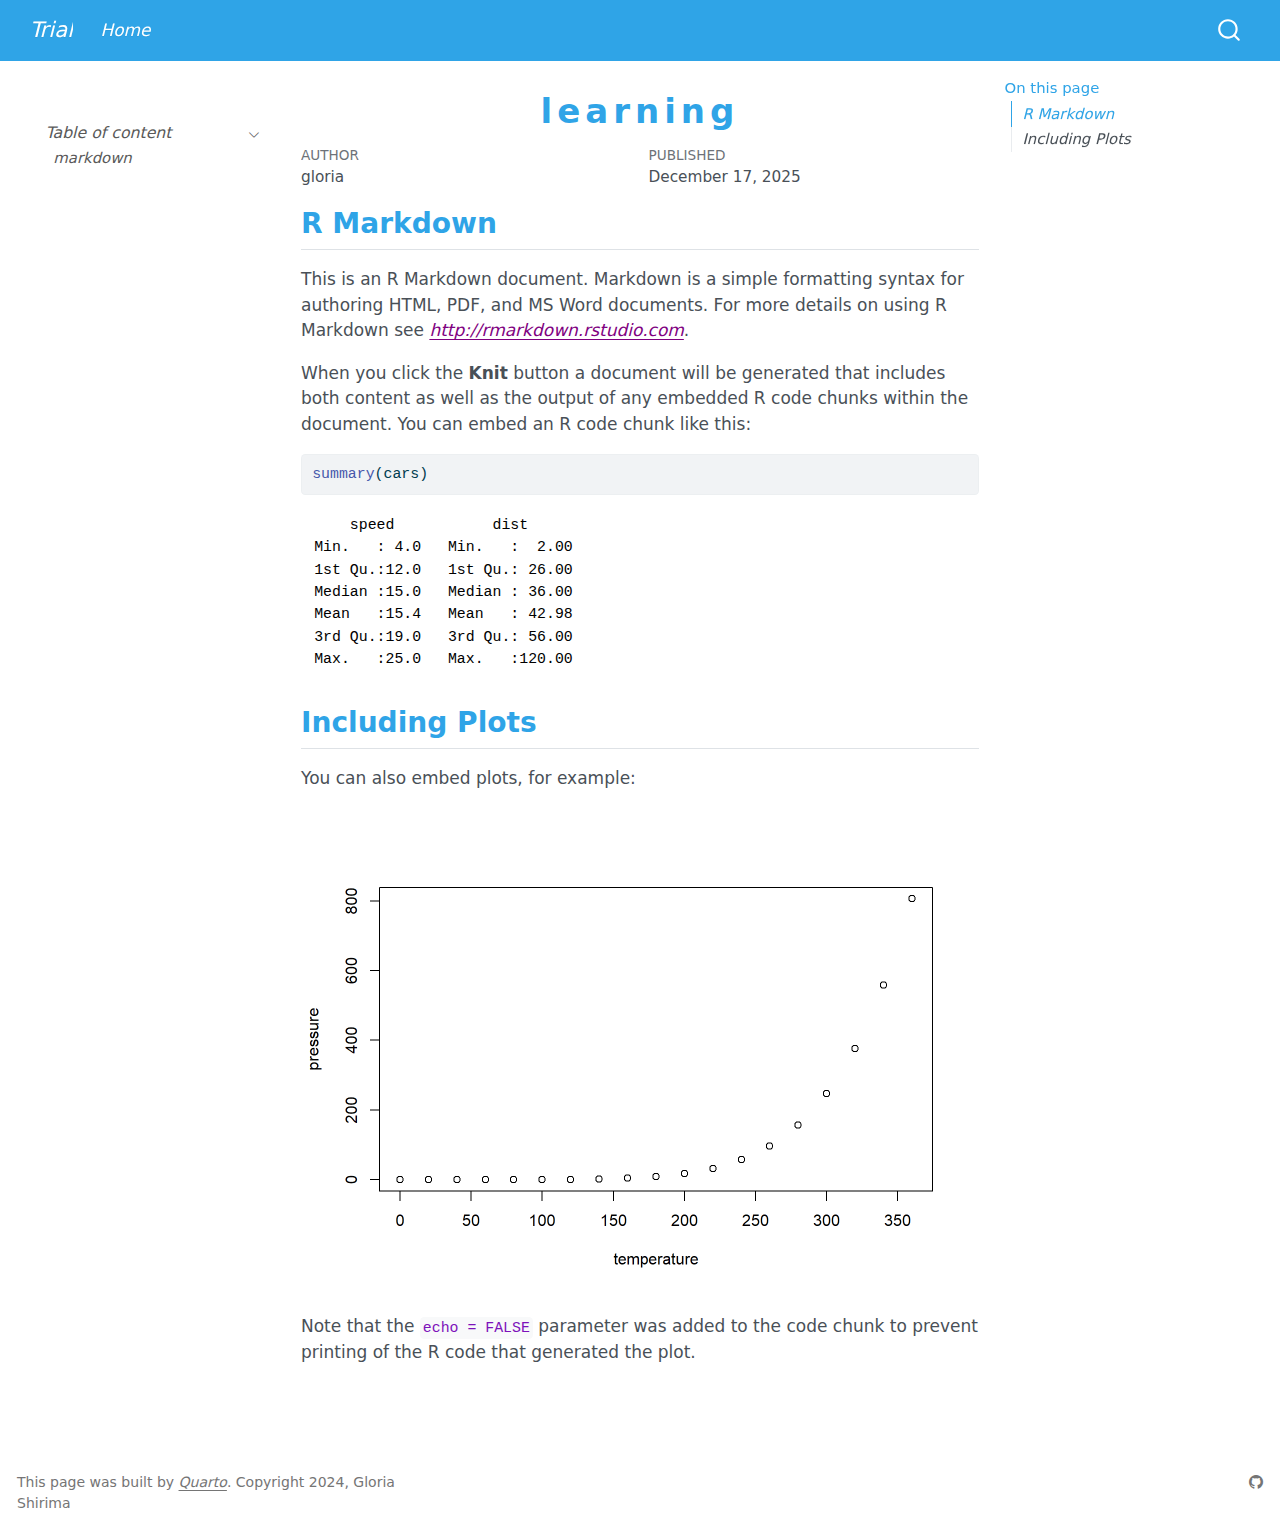
<file: docs/markdown.html>
<!DOCTYPE html>
<html xmlns="http://www.w3.org/1999/xhtml" lang="en" xml:lang="en"><head>

<meta charset="utf-8">
<meta name="generator" content="quarto-1.7.32">

<meta name="viewport" content="width=device-width, initial-scale=1.0, user-scalable=yes">

<meta name="author" content="gloria">
<meta name="dcterms.date" content="2025-12-17">

<title>learning – Trial</title>
<style>
code{white-space: pre-wrap;}
span.smallcaps{font-variant: small-caps;}
div.columns{display: flex; gap: min(4vw, 1.5em);}
div.column{flex: auto; overflow-x: auto;}
div.hanging-indent{margin-left: 1.5em; text-indent: -1.5em;}
ul.task-list{list-style: none;}
ul.task-list li input[type="checkbox"] {
  width: 0.8em;
  margin: 0 0.8em 0.2em -1em; /* quarto-specific, see https://github.com/quarto-dev/quarto-cli/issues/4556 */ 
  vertical-align: middle;
}
/* CSS for syntax highlighting */
html { -webkit-text-size-adjust: 100%; }
pre > code.sourceCode { white-space: pre; position: relative; }
pre > code.sourceCode > span { display: inline-block; line-height: 1.25; }
pre > code.sourceCode > span:empty { height: 1.2em; }
.sourceCode { overflow: visible; }
code.sourceCode > span { color: inherit; text-decoration: inherit; }
div.sourceCode { margin: 1em 0; }
pre.sourceCode { margin: 0; }
@media screen {
div.sourceCode { overflow: auto; }
}
@media print {
pre > code.sourceCode { white-space: pre-wrap; }
pre > code.sourceCode > span { text-indent: -5em; padding-left: 5em; }
}
pre.numberSource code
  { counter-reset: source-line 0; }
pre.numberSource code > span
  { position: relative; left: -4em; counter-increment: source-line; }
pre.numberSource code > span > a:first-child::before
  { content: counter(source-line);
    position: relative; left: -1em; text-align: right; vertical-align: baseline;
    border: none; display: inline-block;
    -webkit-touch-callout: none; -webkit-user-select: none;
    -khtml-user-select: none; -moz-user-select: none;
    -ms-user-select: none; user-select: none;
    padding: 0 4px; width: 4em;
  }
pre.numberSource { margin-left: 3em;  padding-left: 4px; }
div.sourceCode
  {   }
@media screen {
pre > code.sourceCode > span > a:first-child::before { text-decoration: underline; }
}
</style>


<script src="site_libs/quarto-nav/quarto-nav.js"></script>
<script src="site_libs/quarto-nav/headroom.min.js"></script>
<script src="site_libs/clipboard/clipboard.min.js"></script>
<script src="site_libs/quarto-search/autocomplete.umd.js"></script>
<script src="site_libs/quarto-search/fuse.min.js"></script>
<script src="site_libs/quarto-search/quarto-search.js"></script>
<meta name="quarto:offset" content="./">
<script src="site_libs/quarto-html/quarto.js" type="module"></script>
<script src="site_libs/quarto-html/tabsets/tabsets.js" type="module"></script>
<script src="site_libs/quarto-html/popper.min.js"></script>
<script src="site_libs/quarto-html/tippy.umd.min.js"></script>
<script src="site_libs/quarto-html/anchor.min.js"></script>
<link href="site_libs/quarto-html/tippy.css" rel="stylesheet">
<link href="site_libs/quarto-html/quarto-syntax-highlighting-37eea08aefeeee20ff55810ff984fec1.css" rel="stylesheet" id="quarto-text-highlighting-styles">
<script src="site_libs/bootstrap/bootstrap.min.js"></script>
<link href="site_libs/bootstrap/bootstrap-icons.css" rel="stylesheet">
<link href="site_libs/bootstrap/bootstrap-72b10730c1ee6527289f76fc36b831bd.min.css" rel="stylesheet" append-hash="true" id="quarto-bootstrap" data-mode="light">
<script id="quarto-search-options" type="application/json">{
  "location": "navbar",
  "copy-button": false,
  "collapse-after": 3,
  "panel-placement": "end",
  "type": "overlay",
  "limit": 50,
  "keyboard-shortcut": [
    "f",
    "/",
    "s"
  ],
  "show-item-context": false,
  "language": {
    "search-no-results-text": "No results",
    "search-matching-documents-text": "matching documents",
    "search-copy-link-title": "Copy link to search",
    "search-hide-matches-text": "Hide additional matches",
    "search-more-match-text": "more match in this document",
    "search-more-matches-text": "more matches in this document",
    "search-clear-button-title": "Clear",
    "search-text-placeholder": "",
    "search-detached-cancel-button-title": "Cancel",
    "search-submit-button-title": "Submit",
    "search-label": "Search"
  }
}</script>


<link rel="stylesheet" href="styles.css">
</head>

<body class="nav-sidebar floating nav-fixed quarto-light">

<div id="quarto-search-results"></div>
  <header id="quarto-header" class="headroom fixed-top">
    <nav class="navbar navbar-expand-lg " data-bs-theme="dark">
      <div class="navbar-container container-fluid">
      <div class="navbar-brand-container mx-auto">
    <a class="navbar-brand" href="./index.html">
    <span class="navbar-title">Trial</span>
    </a>
  </div>
            <div id="quarto-search" class="" title="Search"></div>
          <button class="navbar-toggler" type="button" data-bs-toggle="collapse" data-bs-target="#navbarCollapse" aria-controls="navbarCollapse" role="menu" aria-expanded="false" aria-label="Toggle navigation" onclick="if (window.quartoToggleHeadroom) { window.quartoToggleHeadroom(); }">
  <span class="navbar-toggler-icon"></span>
</button>
          <div class="collapse navbar-collapse" id="navbarCollapse">
            <ul class="navbar-nav navbar-nav-scroll me-auto">
  <li class="nav-item">
    <a class="nav-link" href="./index_new.html"> 
<span class="menu-text">Home</span></a>
  </li>  
</ul>
          </div> <!-- /navcollapse -->
            <div class="quarto-navbar-tools">
</div>
      </div> <!-- /container-fluid -->
    </nav>
  <nav class="quarto-secondary-nav">
    <div class="container-fluid d-flex">
      <button type="button" class="quarto-btn-toggle btn" data-bs-toggle="collapse" role="button" data-bs-target=".quarto-sidebar-collapse-item" aria-controls="quarto-sidebar" aria-expanded="false" aria-label="Toggle sidebar navigation" onclick="if (window.quartoToggleHeadroom) { window.quartoToggleHeadroom(); }">
        <i class="bi bi-layout-text-sidebar-reverse"></i>
      </button>
        <nav class="quarto-page-breadcrumbs" aria-label="breadcrumb"><ol class="breadcrumb"><li class="breadcrumb-item">learning</li></ol></nav>
        <a class="flex-grow-1" role="navigation" data-bs-toggle="collapse" data-bs-target=".quarto-sidebar-collapse-item" aria-controls="quarto-sidebar" aria-expanded="false" aria-label="Toggle sidebar navigation" onclick="if (window.quartoToggleHeadroom) { window.quartoToggleHeadroom(); }">      
        </a>
      <button type="button" class="btn quarto-search-button" aria-label="Search" onclick="window.quartoOpenSearch();">
        <i class="bi bi-search"></i>
      </button>
    </div>
  </nav>
</header>
<!-- content -->
<div id="quarto-content" class="quarto-container page-columns page-rows-contents page-layout-article page-navbar">
<!-- sidebar -->
  <nav id="quarto-sidebar" class="sidebar collapse collapse-horizontal quarto-sidebar-collapse-item sidebar-navigation floating overflow-auto">
        <div class="mt-2 flex-shrink-0 align-items-center">
        <div class="sidebar-search">
        <div id="quarto-search" class="" title="Search"></div>
        </div>
        </div>
    <div class="sidebar-menu-container"> 
    <ul class="list-unstyled mt-1">
        <li class="sidebar-item sidebar-item-section">
      <div class="sidebar-item-container"> 
            <a class="sidebar-item-text sidebar-link text-start" data-bs-toggle="collapse" data-bs-target="#quarto-sidebar-section-1" role="navigation" aria-expanded="true">
 <span class="menu-text">Table of content</span></a>
          <a class="sidebar-item-toggle text-start" data-bs-toggle="collapse" data-bs-target="#quarto-sidebar-section-1" role="navigation" aria-expanded="true" aria-label="Toggle section">
            <i class="bi bi-chevron-right ms-2"></i>
          </a> 
      </div>
      <ul id="quarto-sidebar-section-1" class="collapse list-unstyled sidebar-section depth1 show">  
          <li class="sidebar-item">
  <div class="sidebar-item-container"> 
  <a href="./markdown_new.html" class="sidebar-item-text sidebar-link">
 <span class="menu-text">markdown</span></a>
  </div>
</li>
      </ul>
  </li>
    </ul>
    </div>
</nav>
<div id="quarto-sidebar-glass" class="quarto-sidebar-collapse-item" data-bs-toggle="collapse" data-bs-target=".quarto-sidebar-collapse-item"></div>
<!-- margin-sidebar -->
    <div id="quarto-margin-sidebar" class="sidebar margin-sidebar">
        <nav id="TOC" role="doc-toc" class="toc-active">
    <h2 id="toc-title">On this page</h2>
   
  <ul>
  <li><a href="#r-markdown" id="toc-r-markdown" class="nav-link active" data-scroll-target="#r-markdown">R Markdown</a></li>
  <li><a href="#including-plots" id="toc-including-plots" class="nav-link" data-scroll-target="#including-plots">Including Plots</a></li>
  </ul>
</nav>
    </div>
<!-- main -->
<main class="content" id="quarto-document-content">

<header id="title-block-header" class="quarto-title-block default">
<div class="quarto-title">
<h1 class="title">learning</h1>
</div>



<div class="quarto-title-meta">

    <div>
    <div class="quarto-title-meta-heading">Author</div>
    <div class="quarto-title-meta-contents">
             <p>gloria </p>
          </div>
  </div>
    
    <div>
    <div class="quarto-title-meta-heading">Published</div>
    <div class="quarto-title-meta-contents">
      <p class="date">December 17, 2025</p>
    </div>
  </div>
  
    
  </div>
  


</header>


<section id="r-markdown" class="level2">
<h2 class="anchored" data-anchor-id="r-markdown">R Markdown</h2>
<p>This is an R Markdown document. Markdown is a simple formatting syntax for authoring HTML, PDF, and MS Word documents. For more details on using R Markdown see <a href="http://rmarkdown.rstudio.com" class="uri">http://rmarkdown.rstudio.com</a>.</p>
<p>When you click the <strong>Knit</strong> button a document will be generated that includes both content as well as the output of any embedded R code chunks within the document. You can embed an R code chunk like this:</p>
<div class="cell">
<div class="sourceCode cell-code" id="cb1"><pre class="sourceCode r code-with-copy"><code class="sourceCode r"><span id="cb1-1"><a href="#cb1-1" aria-hidden="true" tabindex="-1"></a><span class="fu">summary</span>(cars)</span></code><button title="Copy to Clipboard" class="code-copy-button"><i class="bi"></i></button></pre></div>
<div class="cell-output cell-output-stdout">
<pre><code>     speed           dist       
 Min.   : 4.0   Min.   :  2.00  
 1st Qu.:12.0   1st Qu.: 26.00  
 Median :15.0   Median : 36.00  
 Mean   :15.4   Mean   : 42.98  
 3rd Qu.:19.0   3rd Qu.: 56.00  
 Max.   :25.0   Max.   :120.00  </code></pre>
</div>
</div>
</section>
<section id="including-plots" class="level2">
<h2 class="anchored" data-anchor-id="including-plots">Including Plots</h2>
<p>You can also embed plots, for example:</p>
<div class="cell">
<div class="cell-output-display">
<div>
<figure class="figure">
<p><img src="markdown_files/figure-html/pressure-1.png" class="img-fluid figure-img" width="672"></p>
</figure>
</div>
</div>
</div>
<p>Note that the <code>echo = FALSE</code> parameter was added to the code chunk to prevent printing of the R code that generated the plot.</p>


</section>

</main> <!-- /main -->
<script id="quarto-html-after-body" type="application/javascript">
  window.document.addEventListener("DOMContentLoaded", function (event) {
    const icon = "";
    const anchorJS = new window.AnchorJS();
    anchorJS.options = {
      placement: 'right',
      icon: icon
    };
    anchorJS.add('.anchored');
    const isCodeAnnotation = (el) => {
      for (const clz of el.classList) {
        if (clz.startsWith('code-annotation-')) {                     
          return true;
        }
      }
      return false;
    }
    const onCopySuccess = function(e) {
      // button target
      const button = e.trigger;
      // don't keep focus
      button.blur();
      // flash "checked"
      button.classList.add('code-copy-button-checked');
      var currentTitle = button.getAttribute("title");
      button.setAttribute("title", "Copied!");
      let tooltip;
      if (window.bootstrap) {
        button.setAttribute("data-bs-toggle", "tooltip");
        button.setAttribute("data-bs-placement", "left");
        button.setAttribute("data-bs-title", "Copied!");
        tooltip = new bootstrap.Tooltip(button, 
          { trigger: "manual", 
            customClass: "code-copy-button-tooltip",
            offset: [0, -8]});
        tooltip.show();    
      }
      setTimeout(function() {
        if (tooltip) {
          tooltip.hide();
          button.removeAttribute("data-bs-title");
          button.removeAttribute("data-bs-toggle");
          button.removeAttribute("data-bs-placement");
        }
        button.setAttribute("title", currentTitle);
        button.classList.remove('code-copy-button-checked');
      }, 1000);
      // clear code selection
      e.clearSelection();
    }
    const getTextToCopy = function(trigger) {
        const codeEl = trigger.previousElementSibling.cloneNode(true);
        for (const childEl of codeEl.children) {
          if (isCodeAnnotation(childEl)) {
            childEl.remove();
          }
        }
        return codeEl.innerText;
    }
    const clipboard = new window.ClipboardJS('.code-copy-button:not([data-in-quarto-modal])', {
      text: getTextToCopy
    });
    clipboard.on('success', onCopySuccess);
    if (window.document.getElementById('quarto-embedded-source-code-modal')) {
      const clipboardModal = new window.ClipboardJS('.code-copy-button[data-in-quarto-modal]', {
        text: getTextToCopy,
        container: window.document.getElementById('quarto-embedded-source-code-modal')
      });
      clipboardModal.on('success', onCopySuccess);
    }
      var localhostRegex = new RegExp(/^(?:http|https):\/\/localhost\:?[0-9]*\//);
      var mailtoRegex = new RegExp(/^mailto:/);
        var filterRegex = new RegExp('/' + window.location.host + '/');
      var isInternal = (href) => {
          return filterRegex.test(href) || localhostRegex.test(href) || mailtoRegex.test(href);
      }
      // Inspect non-navigation links and adorn them if external
     var links = window.document.querySelectorAll('a[href]:not(.nav-link):not(.navbar-brand):not(.toc-action):not(.sidebar-link):not(.sidebar-item-toggle):not(.pagination-link):not(.no-external):not([aria-hidden]):not(.dropdown-item):not(.quarto-navigation-tool):not(.about-link)');
      for (var i=0; i<links.length; i++) {
        const link = links[i];
        if (!isInternal(link.href)) {
          // undo the damage that might have been done by quarto-nav.js in the case of
          // links that we want to consider external
          if (link.dataset.originalHref !== undefined) {
            link.href = link.dataset.originalHref;
          }
        }
      }
    function tippyHover(el, contentFn, onTriggerFn, onUntriggerFn) {
      const config = {
        allowHTML: true,
        maxWidth: 500,
        delay: 100,
        arrow: false,
        appendTo: function(el) {
            return el.parentElement;
        },
        interactive: true,
        interactiveBorder: 10,
        theme: 'quarto',
        placement: 'bottom-start',
      };
      if (contentFn) {
        config.content = contentFn;
      }
      if (onTriggerFn) {
        config.onTrigger = onTriggerFn;
      }
      if (onUntriggerFn) {
        config.onUntrigger = onUntriggerFn;
      }
      window.tippy(el, config); 
    }
    const noterefs = window.document.querySelectorAll('a[role="doc-noteref"]');
    for (var i=0; i<noterefs.length; i++) {
      const ref = noterefs[i];
      tippyHover(ref, function() {
        // use id or data attribute instead here
        let href = ref.getAttribute('data-footnote-href') || ref.getAttribute('href');
        try { href = new URL(href).hash; } catch {}
        const id = href.replace(/^#\/?/, "");
        const note = window.document.getElementById(id);
        if (note) {
          return note.innerHTML;
        } else {
          return "";
        }
      });
    }
    const xrefs = window.document.querySelectorAll('a.quarto-xref');
    const processXRef = (id, note) => {
      // Strip column container classes
      const stripColumnClz = (el) => {
        el.classList.remove("page-full", "page-columns");
        if (el.children) {
          for (const child of el.children) {
            stripColumnClz(child);
          }
        }
      }
      stripColumnClz(note)
      if (id === null || id.startsWith('sec-')) {
        // Special case sections, only their first couple elements
        const container = document.createElement("div");
        if (note.children && note.children.length > 2) {
          container.appendChild(note.children[0].cloneNode(true));
          for (let i = 1; i < note.children.length; i++) {
            const child = note.children[i];
            if (child.tagName === "P" && child.innerText === "") {
              continue;
            } else {
              container.appendChild(child.cloneNode(true));
              break;
            }
          }
          if (window.Quarto?.typesetMath) {
            window.Quarto.typesetMath(container);
          }
          return container.innerHTML
        } else {
          if (window.Quarto?.typesetMath) {
            window.Quarto.typesetMath(note);
          }
          return note.innerHTML;
        }
      } else {
        // Remove any anchor links if they are present
        const anchorLink = note.querySelector('a.anchorjs-link');
        if (anchorLink) {
          anchorLink.remove();
        }
        if (window.Quarto?.typesetMath) {
          window.Quarto.typesetMath(note);
        }
        if (note.classList.contains("callout")) {
          return note.outerHTML;
        } else {
          return note.innerHTML;
        }
      }
    }
    for (var i=0; i<xrefs.length; i++) {
      const xref = xrefs[i];
      tippyHover(xref, undefined, function(instance) {
        instance.disable();
        let url = xref.getAttribute('href');
        let hash = undefined; 
        if (url.startsWith('#')) {
          hash = url;
        } else {
          try { hash = new URL(url).hash; } catch {}
        }
        if (hash) {
          const id = hash.replace(/^#\/?/, "");
          const note = window.document.getElementById(id);
          if (note !== null) {
            try {
              const html = processXRef(id, note.cloneNode(true));
              instance.setContent(html);
            } finally {
              instance.enable();
              instance.show();
            }
          } else {
            // See if we can fetch this
            fetch(url.split('#')[0])
            .then(res => res.text())
            .then(html => {
              const parser = new DOMParser();
              const htmlDoc = parser.parseFromString(html, "text/html");
              const note = htmlDoc.getElementById(id);
              if (note !== null) {
                const html = processXRef(id, note);
                instance.setContent(html);
              } 
            }).finally(() => {
              instance.enable();
              instance.show();
            });
          }
        } else {
          // See if we can fetch a full url (with no hash to target)
          // This is a special case and we should probably do some content thinning / targeting
          fetch(url)
          .then(res => res.text())
          .then(html => {
            const parser = new DOMParser();
            const htmlDoc = parser.parseFromString(html, "text/html");
            const note = htmlDoc.querySelector('main.content');
            if (note !== null) {
              // This should only happen for chapter cross references
              // (since there is no id in the URL)
              // remove the first header
              if (note.children.length > 0 && note.children[0].tagName === "HEADER") {
                note.children[0].remove();
              }
              const html = processXRef(null, note);
              instance.setContent(html);
            } 
          }).finally(() => {
            instance.enable();
            instance.show();
          });
        }
      }, function(instance) {
      });
    }
        let selectedAnnoteEl;
        const selectorForAnnotation = ( cell, annotation) => {
          let cellAttr = 'data-code-cell="' + cell + '"';
          let lineAttr = 'data-code-annotation="' +  annotation + '"';
          const selector = 'span[' + cellAttr + '][' + lineAttr + ']';
          return selector;
        }
        const selectCodeLines = (annoteEl) => {
          const doc = window.document;
          const targetCell = annoteEl.getAttribute("data-target-cell");
          const targetAnnotation = annoteEl.getAttribute("data-target-annotation");
          const annoteSpan = window.document.querySelector(selectorForAnnotation(targetCell, targetAnnotation));
          const lines = annoteSpan.getAttribute("data-code-lines").split(",");
          const lineIds = lines.map((line) => {
            return targetCell + "-" + line;
          })
          let top = null;
          let height = null;
          let parent = null;
          if (lineIds.length > 0) {
              //compute the position of the single el (top and bottom and make a div)
              const el = window.document.getElementById(lineIds[0]);
              top = el.offsetTop;
              height = el.offsetHeight;
              parent = el.parentElement.parentElement;
            if (lineIds.length > 1) {
              const lastEl = window.document.getElementById(lineIds[lineIds.length - 1]);
              const bottom = lastEl.offsetTop + lastEl.offsetHeight;
              height = bottom - top;
            }
            if (top !== null && height !== null && parent !== null) {
              // cook up a div (if necessary) and position it 
              let div = window.document.getElementById("code-annotation-line-highlight");
              if (div === null) {
                div = window.document.createElement("div");
                div.setAttribute("id", "code-annotation-line-highlight");
                div.style.position = 'absolute';
                parent.appendChild(div);
              }
              div.style.top = top - 2 + "px";
              div.style.height = height + 4 + "px";
              div.style.left = 0;
              let gutterDiv = window.document.getElementById("code-annotation-line-highlight-gutter");
              if (gutterDiv === null) {
                gutterDiv = window.document.createElement("div");
                gutterDiv.setAttribute("id", "code-annotation-line-highlight-gutter");
                gutterDiv.style.position = 'absolute';
                const codeCell = window.document.getElementById(targetCell);
                const gutter = codeCell.querySelector('.code-annotation-gutter');
                gutter.appendChild(gutterDiv);
              }
              gutterDiv.style.top = top - 2 + "px";
              gutterDiv.style.height = height + 4 + "px";
            }
            selectedAnnoteEl = annoteEl;
          }
        };
        const unselectCodeLines = () => {
          const elementsIds = ["code-annotation-line-highlight", "code-annotation-line-highlight-gutter"];
          elementsIds.forEach((elId) => {
            const div = window.document.getElementById(elId);
            if (div) {
              div.remove();
            }
          });
          selectedAnnoteEl = undefined;
        };
          // Handle positioning of the toggle
      window.addEventListener(
        "resize",
        throttle(() => {
          elRect = undefined;
          if (selectedAnnoteEl) {
            selectCodeLines(selectedAnnoteEl);
          }
        }, 10)
      );
      function throttle(fn, ms) {
      let throttle = false;
      let timer;
        return (...args) => {
          if(!throttle) { // first call gets through
              fn.apply(this, args);
              throttle = true;
          } else { // all the others get throttled
              if(timer) clearTimeout(timer); // cancel #2
              timer = setTimeout(() => {
                fn.apply(this, args);
                timer = throttle = false;
              }, ms);
          }
        };
      }
        // Attach click handler to the DT
        const annoteDls = window.document.querySelectorAll('dt[data-target-cell]');
        for (const annoteDlNode of annoteDls) {
          annoteDlNode.addEventListener('click', (event) => {
            const clickedEl = event.target;
            if (clickedEl !== selectedAnnoteEl) {
              unselectCodeLines();
              const activeEl = window.document.querySelector('dt[data-target-cell].code-annotation-active');
              if (activeEl) {
                activeEl.classList.remove('code-annotation-active');
              }
              selectCodeLines(clickedEl);
              clickedEl.classList.add('code-annotation-active');
            } else {
              // Unselect the line
              unselectCodeLines();
              clickedEl.classList.remove('code-annotation-active');
            }
          });
        }
    const findCites = (el) => {
      const parentEl = el.parentElement;
      if (parentEl) {
        const cites = parentEl.dataset.cites;
        if (cites) {
          return {
            el,
            cites: cites.split(' ')
          };
        } else {
          return findCites(el.parentElement)
        }
      } else {
        return undefined;
      }
    };
    var bibliorefs = window.document.querySelectorAll('a[role="doc-biblioref"]');
    for (var i=0; i<bibliorefs.length; i++) {
      const ref = bibliorefs[i];
      const citeInfo = findCites(ref);
      if (citeInfo) {
        tippyHover(citeInfo.el, function() {
          var popup = window.document.createElement('div');
          citeInfo.cites.forEach(function(cite) {
            var citeDiv = window.document.createElement('div');
            citeDiv.classList.add('hanging-indent');
            citeDiv.classList.add('csl-entry');
            var biblioDiv = window.document.getElementById('ref-' + cite);
            if (biblioDiv) {
              citeDiv.innerHTML = biblioDiv.innerHTML;
            }
            popup.appendChild(citeDiv);
          });
          return popup.innerHTML;
        });
      }
    }
  });
  </script>
</div> <!-- /content -->
<footer class="footer">
  <div class="nav-footer">
    <div class="nav-footer-left">
<p>This page was built by <a href="https://quarto.org/">Quarto</a>. Copyright 2024, Gloria Shirima</p>
</div>   
    <div class="nav-footer-center">
      &nbsp;
    </div>
    <div class="nav-footer-right">
      <ul class="footer-items list-unstyled">
    <li class="nav-item compact">
      <i class="bi bi-github" role="img">
</i> 
  </li>  
</ul>
    </div>
  </div>
</footer>




</body></html>
</file>
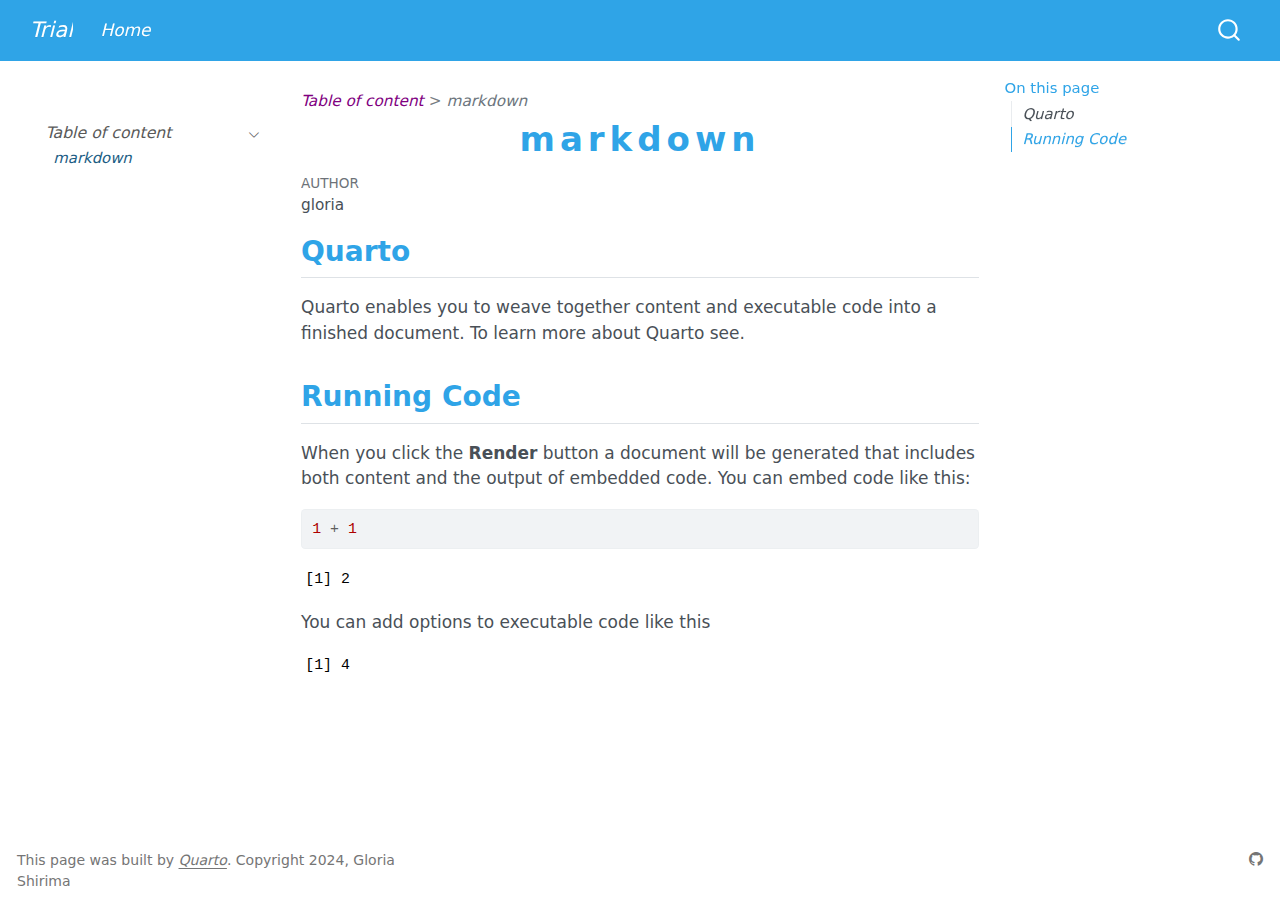
<file: docs/markdown_new.html>
<!DOCTYPE html>
<html xmlns="http://www.w3.org/1999/xhtml" lang="en" xml:lang="en"><head>

<meta charset="utf-8">
<meta name="generator" content="quarto-1.7.32">

<meta name="viewport" content="width=device-width, initial-scale=1.0, user-scalable=yes">

<meta name="author" content="gloria">

<title>markdown – Trial</title>
<style>
code{white-space: pre-wrap;}
span.smallcaps{font-variant: small-caps;}
div.columns{display: flex; gap: min(4vw, 1.5em);}
div.column{flex: auto; overflow-x: auto;}
div.hanging-indent{margin-left: 1.5em; text-indent: -1.5em;}
ul.task-list{list-style: none;}
ul.task-list li input[type="checkbox"] {
  width: 0.8em;
  margin: 0 0.8em 0.2em -1em; /* quarto-specific, see https://github.com/quarto-dev/quarto-cli/issues/4556 */ 
  vertical-align: middle;
}
/* CSS for syntax highlighting */
html { -webkit-text-size-adjust: 100%; }
pre > code.sourceCode { white-space: pre; position: relative; }
pre > code.sourceCode > span { display: inline-block; line-height: 1.25; }
pre > code.sourceCode > span:empty { height: 1.2em; }
.sourceCode { overflow: visible; }
code.sourceCode > span { color: inherit; text-decoration: inherit; }
div.sourceCode { margin: 1em 0; }
pre.sourceCode { margin: 0; }
@media screen {
div.sourceCode { overflow: auto; }
}
@media print {
pre > code.sourceCode { white-space: pre-wrap; }
pre > code.sourceCode > span { text-indent: -5em; padding-left: 5em; }
}
pre.numberSource code
  { counter-reset: source-line 0; }
pre.numberSource code > span
  { position: relative; left: -4em; counter-increment: source-line; }
pre.numberSource code > span > a:first-child::before
  { content: counter(source-line);
    position: relative; left: -1em; text-align: right; vertical-align: baseline;
    border: none; display: inline-block;
    -webkit-touch-callout: none; -webkit-user-select: none;
    -khtml-user-select: none; -moz-user-select: none;
    -ms-user-select: none; user-select: none;
    padding: 0 4px; width: 4em;
  }
pre.numberSource { margin-left: 3em;  padding-left: 4px; }
div.sourceCode
  {   }
@media screen {
pre > code.sourceCode > span > a:first-child::before { text-decoration: underline; }
}
</style>


<script src="site_libs/quarto-nav/quarto-nav.js"></script>
<script src="site_libs/quarto-nav/headroom.min.js"></script>
<script src="site_libs/clipboard/clipboard.min.js"></script>
<script src="site_libs/quarto-search/autocomplete.umd.js"></script>
<script src="site_libs/quarto-search/fuse.min.js"></script>
<script src="site_libs/quarto-search/quarto-search.js"></script>
<meta name="quarto:offset" content="./">
<script src="site_libs/quarto-html/quarto.js" type="module"></script>
<script src="site_libs/quarto-html/tabsets/tabsets.js" type="module"></script>
<script src="site_libs/quarto-html/popper.min.js"></script>
<script src="site_libs/quarto-html/tippy.umd.min.js"></script>
<script src="site_libs/quarto-html/anchor.min.js"></script>
<link href="site_libs/quarto-html/tippy.css" rel="stylesheet">
<link href="site_libs/quarto-html/quarto-syntax-highlighting-37eea08aefeeee20ff55810ff984fec1.css" rel="stylesheet" id="quarto-text-highlighting-styles">
<script src="site_libs/bootstrap/bootstrap.min.js"></script>
<link href="site_libs/bootstrap/bootstrap-icons.css" rel="stylesheet">
<link href="site_libs/bootstrap/bootstrap-72b10730c1ee6527289f76fc36b831bd.min.css" rel="stylesheet" append-hash="true" id="quarto-bootstrap" data-mode="light">
<script id="quarto-search-options" type="application/json">{
  "location": "navbar",
  "copy-button": false,
  "collapse-after": 3,
  "panel-placement": "end",
  "type": "overlay",
  "limit": 50,
  "keyboard-shortcut": [
    "f",
    "/",
    "s"
  ],
  "show-item-context": false,
  "language": {
    "search-no-results-text": "No results",
    "search-matching-documents-text": "matching documents",
    "search-copy-link-title": "Copy link to search",
    "search-hide-matches-text": "Hide additional matches",
    "search-more-match-text": "more match in this document",
    "search-more-matches-text": "more matches in this document",
    "search-clear-button-title": "Clear",
    "search-text-placeholder": "",
    "search-detached-cancel-button-title": "Cancel",
    "search-submit-button-title": "Submit",
    "search-label": "Search"
  }
}</script>


<link rel="stylesheet" href="styles.css">
</head>

<body class="nav-sidebar floating nav-fixed quarto-light">

<div id="quarto-search-results"></div>
  <header id="quarto-header" class="headroom fixed-top">
    <nav class="navbar navbar-expand-lg " data-bs-theme="dark">
      <div class="navbar-container container-fluid">
      <div class="navbar-brand-container mx-auto">
    <a class="navbar-brand" href="./index.html">
    <span class="navbar-title">Trial</span>
    </a>
  </div>
            <div id="quarto-search" class="" title="Search"></div>
          <button class="navbar-toggler" type="button" data-bs-toggle="collapse" data-bs-target="#navbarCollapse" aria-controls="navbarCollapse" role="menu" aria-expanded="false" aria-label="Toggle navigation" onclick="if (window.quartoToggleHeadroom) { window.quartoToggleHeadroom(); }">
  <span class="navbar-toggler-icon"></span>
</button>
          <div class="collapse navbar-collapse" id="navbarCollapse">
            <ul class="navbar-nav navbar-nav-scroll me-auto">
  <li class="nav-item">
    <a class="nav-link" href="./index_new.html"> 
<span class="menu-text">Home</span></a>
  </li>  
</ul>
          </div> <!-- /navcollapse -->
            <div class="quarto-navbar-tools">
</div>
      </div> <!-- /container-fluid -->
    </nav>
  <nav class="quarto-secondary-nav">
    <div class="container-fluid d-flex">
      <button type="button" class="quarto-btn-toggle btn" data-bs-toggle="collapse" role="button" data-bs-target=".quarto-sidebar-collapse-item" aria-controls="quarto-sidebar" aria-expanded="false" aria-label="Toggle sidebar navigation" onclick="if (window.quartoToggleHeadroom) { window.quartoToggleHeadroom(); }">
        <i class="bi bi-layout-text-sidebar-reverse"></i>
      </button>
        <nav class="quarto-page-breadcrumbs" aria-label="breadcrumb"><ol class="breadcrumb"><li class="breadcrumb-item"><a href="./markdown_new.html">Table of content</a></li><li class="breadcrumb-item"><a href="./markdown_new.html">markdown</a></li></ol></nav>
        <a class="flex-grow-1" role="navigation" data-bs-toggle="collapse" data-bs-target=".quarto-sidebar-collapse-item" aria-controls="quarto-sidebar" aria-expanded="false" aria-label="Toggle sidebar navigation" onclick="if (window.quartoToggleHeadroom) { window.quartoToggleHeadroom(); }">      
        </a>
      <button type="button" class="btn quarto-search-button" aria-label="Search" onclick="window.quartoOpenSearch();">
        <i class="bi bi-search"></i>
      </button>
    </div>
  </nav>
</header>
<!-- content -->
<div id="quarto-content" class="quarto-container page-columns page-rows-contents page-layout-article page-navbar">
<!-- sidebar -->
  <nav id="quarto-sidebar" class="sidebar collapse collapse-horizontal quarto-sidebar-collapse-item sidebar-navigation floating overflow-auto">
        <div class="mt-2 flex-shrink-0 align-items-center">
        <div class="sidebar-search">
        <div id="quarto-search" class="" title="Search"></div>
        </div>
        </div>
    <div class="sidebar-menu-container"> 
    <ul class="list-unstyled mt-1">
        <li class="sidebar-item sidebar-item-section">
      <div class="sidebar-item-container"> 
            <a class="sidebar-item-text sidebar-link text-start" data-bs-toggle="collapse" data-bs-target="#quarto-sidebar-section-1" role="navigation" aria-expanded="true">
 <span class="menu-text">Table of content</span></a>
          <a class="sidebar-item-toggle text-start" data-bs-toggle="collapse" data-bs-target="#quarto-sidebar-section-1" role="navigation" aria-expanded="true" aria-label="Toggle section">
            <i class="bi bi-chevron-right ms-2"></i>
          </a> 
      </div>
      <ul id="quarto-sidebar-section-1" class="collapse list-unstyled sidebar-section depth1 show">  
          <li class="sidebar-item">
  <div class="sidebar-item-container"> 
  <a href="./markdown_new.html" class="sidebar-item-text sidebar-link active">
 <span class="menu-text">markdown</span></a>
  </div>
</li>
      </ul>
  </li>
    </ul>
    </div>
</nav>
<div id="quarto-sidebar-glass" class="quarto-sidebar-collapse-item" data-bs-toggle="collapse" data-bs-target=".quarto-sidebar-collapse-item"></div>
<!-- margin-sidebar -->
    <div id="quarto-margin-sidebar" class="sidebar margin-sidebar">
        <nav id="TOC" role="doc-toc" class="toc-active">
    <h2 id="toc-title">On this page</h2>
   
  <ul>
  <li><a href="#quarto" id="toc-quarto" class="nav-link active" data-scroll-target="#quarto">Quarto</a></li>
  <li><a href="#running-code" id="toc-running-code" class="nav-link" data-scroll-target="#running-code">Running Code</a></li>
  </ul>
</nav>
    </div>
<!-- main -->
<main class="content" id="quarto-document-content">

<header id="title-block-header" class="quarto-title-block default"><nav class="quarto-page-breadcrumbs quarto-title-breadcrumbs d-none d-lg-block" aria-label="breadcrumb"><ol class="breadcrumb"><li class="breadcrumb-item"><a href="./markdown_new.html">Table of content</a></li><li class="breadcrumb-item"><a href="./markdown_new.html">markdown</a></li></ol></nav>
<div class="quarto-title">
<h1 class="title">markdown</h1>
</div>



<div class="quarto-title-meta">

    <div>
    <div class="quarto-title-meta-heading">Author</div>
    <div class="quarto-title-meta-contents">
             <p>gloria </p>
          </div>
  </div>
    
  
    
  </div>
  


</header>


<section id="quarto" class="level2">
<h2 class="anchored" data-anchor-id="quarto">Quarto</h2>
<p>Quarto enables you to weave together content and executable code into a finished document. To learn more about Quarto see.</p>
</section>
<section id="running-code" class="level2">
<h2 class="anchored" data-anchor-id="running-code">Running Code</h2>
<p>When you click the <strong>Render</strong> button a document will be generated that includes both content and the output of embedded code. You can embed code like this:</p>
<div class="cell">
<div class="sourceCode cell-code" id="cb1"><pre class="sourceCode r code-with-copy"><code class="sourceCode r"><span id="cb1-1"><a href="#cb1-1" aria-hidden="true" tabindex="-1"></a><span class="dv">1</span> <span class="sc">+</span> <span class="dv">1</span></span></code><button title="Copy to Clipboard" class="code-copy-button"><i class="bi"></i></button></pre></div>
<div class="cell-output cell-output-stdout">
<pre><code>[1] 2</code></pre>
</div>
</div>
<p>You can add options to executable code like this</p>
<div class="cell">
<div class="cell-output cell-output-stdout">
<pre><code>[1] 4</code></pre>
</div>
</div>


</section>

</main> <!-- /main -->
<script id="quarto-html-after-body" type="application/javascript">
  window.document.addEventListener("DOMContentLoaded", function (event) {
    const icon = "";
    const anchorJS = new window.AnchorJS();
    anchorJS.options = {
      placement: 'right',
      icon: icon
    };
    anchorJS.add('.anchored');
    const isCodeAnnotation = (el) => {
      for (const clz of el.classList) {
        if (clz.startsWith('code-annotation-')) {                     
          return true;
        }
      }
      return false;
    }
    const onCopySuccess = function(e) {
      // button target
      const button = e.trigger;
      // don't keep focus
      button.blur();
      // flash "checked"
      button.classList.add('code-copy-button-checked');
      var currentTitle = button.getAttribute("title");
      button.setAttribute("title", "Copied!");
      let tooltip;
      if (window.bootstrap) {
        button.setAttribute("data-bs-toggle", "tooltip");
        button.setAttribute("data-bs-placement", "left");
        button.setAttribute("data-bs-title", "Copied!");
        tooltip = new bootstrap.Tooltip(button, 
          { trigger: "manual", 
            customClass: "code-copy-button-tooltip",
            offset: [0, -8]});
        tooltip.show();    
      }
      setTimeout(function() {
        if (tooltip) {
          tooltip.hide();
          button.removeAttribute("data-bs-title");
          button.removeAttribute("data-bs-toggle");
          button.removeAttribute("data-bs-placement");
        }
        button.setAttribute("title", currentTitle);
        button.classList.remove('code-copy-button-checked');
      }, 1000);
      // clear code selection
      e.clearSelection();
    }
    const getTextToCopy = function(trigger) {
        const codeEl = trigger.previousElementSibling.cloneNode(true);
        for (const childEl of codeEl.children) {
          if (isCodeAnnotation(childEl)) {
            childEl.remove();
          }
        }
        return codeEl.innerText;
    }
    const clipboard = new window.ClipboardJS('.code-copy-button:not([data-in-quarto-modal])', {
      text: getTextToCopy
    });
    clipboard.on('success', onCopySuccess);
    if (window.document.getElementById('quarto-embedded-source-code-modal')) {
      const clipboardModal = new window.ClipboardJS('.code-copy-button[data-in-quarto-modal]', {
        text: getTextToCopy,
        container: window.document.getElementById('quarto-embedded-source-code-modal')
      });
      clipboardModal.on('success', onCopySuccess);
    }
      var localhostRegex = new RegExp(/^(?:http|https):\/\/localhost\:?[0-9]*\//);
      var mailtoRegex = new RegExp(/^mailto:/);
        var filterRegex = new RegExp('/' + window.location.host + '/');
      var isInternal = (href) => {
          return filterRegex.test(href) || localhostRegex.test(href) || mailtoRegex.test(href);
      }
      // Inspect non-navigation links and adorn them if external
     var links = window.document.querySelectorAll('a[href]:not(.nav-link):not(.navbar-brand):not(.toc-action):not(.sidebar-link):not(.sidebar-item-toggle):not(.pagination-link):not(.no-external):not([aria-hidden]):not(.dropdown-item):not(.quarto-navigation-tool):not(.about-link)');
      for (var i=0; i<links.length; i++) {
        const link = links[i];
        if (!isInternal(link.href)) {
          // undo the damage that might have been done by quarto-nav.js in the case of
          // links that we want to consider external
          if (link.dataset.originalHref !== undefined) {
            link.href = link.dataset.originalHref;
          }
        }
      }
    function tippyHover(el, contentFn, onTriggerFn, onUntriggerFn) {
      const config = {
        allowHTML: true,
        maxWidth: 500,
        delay: 100,
        arrow: false,
        appendTo: function(el) {
            return el.parentElement;
        },
        interactive: true,
        interactiveBorder: 10,
        theme: 'quarto',
        placement: 'bottom-start',
      };
      if (contentFn) {
        config.content = contentFn;
      }
      if (onTriggerFn) {
        config.onTrigger = onTriggerFn;
      }
      if (onUntriggerFn) {
        config.onUntrigger = onUntriggerFn;
      }
      window.tippy(el, config); 
    }
    const noterefs = window.document.querySelectorAll('a[role="doc-noteref"]');
    for (var i=0; i<noterefs.length; i++) {
      const ref = noterefs[i];
      tippyHover(ref, function() {
        // use id or data attribute instead here
        let href = ref.getAttribute('data-footnote-href') || ref.getAttribute('href');
        try { href = new URL(href).hash; } catch {}
        const id = href.replace(/^#\/?/, "");
        const note = window.document.getElementById(id);
        if (note) {
          return note.innerHTML;
        } else {
          return "";
        }
      });
    }
    const xrefs = window.document.querySelectorAll('a.quarto-xref');
    const processXRef = (id, note) => {
      // Strip column container classes
      const stripColumnClz = (el) => {
        el.classList.remove("page-full", "page-columns");
        if (el.children) {
          for (const child of el.children) {
            stripColumnClz(child);
          }
        }
      }
      stripColumnClz(note)
      if (id === null || id.startsWith('sec-')) {
        // Special case sections, only their first couple elements
        const container = document.createElement("div");
        if (note.children && note.children.length > 2) {
          container.appendChild(note.children[0].cloneNode(true));
          for (let i = 1; i < note.children.length; i++) {
            const child = note.children[i];
            if (child.tagName === "P" && child.innerText === "") {
              continue;
            } else {
              container.appendChild(child.cloneNode(true));
              break;
            }
          }
          if (window.Quarto?.typesetMath) {
            window.Quarto.typesetMath(container);
          }
          return container.innerHTML
        } else {
          if (window.Quarto?.typesetMath) {
            window.Quarto.typesetMath(note);
          }
          return note.innerHTML;
        }
      } else {
        // Remove any anchor links if they are present
        const anchorLink = note.querySelector('a.anchorjs-link');
        if (anchorLink) {
          anchorLink.remove();
        }
        if (window.Quarto?.typesetMath) {
          window.Quarto.typesetMath(note);
        }
        if (note.classList.contains("callout")) {
          return note.outerHTML;
        } else {
          return note.innerHTML;
        }
      }
    }
    for (var i=0; i<xrefs.length; i++) {
      const xref = xrefs[i];
      tippyHover(xref, undefined, function(instance) {
        instance.disable();
        let url = xref.getAttribute('href');
        let hash = undefined; 
        if (url.startsWith('#')) {
          hash = url;
        } else {
          try { hash = new URL(url).hash; } catch {}
        }
        if (hash) {
          const id = hash.replace(/^#\/?/, "");
          const note = window.document.getElementById(id);
          if (note !== null) {
            try {
              const html = processXRef(id, note.cloneNode(true));
              instance.setContent(html);
            } finally {
              instance.enable();
              instance.show();
            }
          } else {
            // See if we can fetch this
            fetch(url.split('#')[0])
            .then(res => res.text())
            .then(html => {
              const parser = new DOMParser();
              const htmlDoc = parser.parseFromString(html, "text/html");
              const note = htmlDoc.getElementById(id);
              if (note !== null) {
                const html = processXRef(id, note);
                instance.setContent(html);
              } 
            }).finally(() => {
              instance.enable();
              instance.show();
            });
          }
        } else {
          // See if we can fetch a full url (with no hash to target)
          // This is a special case and we should probably do some content thinning / targeting
          fetch(url)
          .then(res => res.text())
          .then(html => {
            const parser = new DOMParser();
            const htmlDoc = parser.parseFromString(html, "text/html");
            const note = htmlDoc.querySelector('main.content');
            if (note !== null) {
              // This should only happen for chapter cross references
              // (since there is no id in the URL)
              // remove the first header
              if (note.children.length > 0 && note.children[0].tagName === "HEADER") {
                note.children[0].remove();
              }
              const html = processXRef(null, note);
              instance.setContent(html);
            } 
          }).finally(() => {
            instance.enable();
            instance.show();
          });
        }
      }, function(instance) {
      });
    }
        let selectedAnnoteEl;
        const selectorForAnnotation = ( cell, annotation) => {
          let cellAttr = 'data-code-cell="' + cell + '"';
          let lineAttr = 'data-code-annotation="' +  annotation + '"';
          const selector = 'span[' + cellAttr + '][' + lineAttr + ']';
          return selector;
        }
        const selectCodeLines = (annoteEl) => {
          const doc = window.document;
          const targetCell = annoteEl.getAttribute("data-target-cell");
          const targetAnnotation = annoteEl.getAttribute("data-target-annotation");
          const annoteSpan = window.document.querySelector(selectorForAnnotation(targetCell, targetAnnotation));
          const lines = annoteSpan.getAttribute("data-code-lines").split(",");
          const lineIds = lines.map((line) => {
            return targetCell + "-" + line;
          })
          let top = null;
          let height = null;
          let parent = null;
          if (lineIds.length > 0) {
              //compute the position of the single el (top and bottom and make a div)
              const el = window.document.getElementById(lineIds[0]);
              top = el.offsetTop;
              height = el.offsetHeight;
              parent = el.parentElement.parentElement;
            if (lineIds.length > 1) {
              const lastEl = window.document.getElementById(lineIds[lineIds.length - 1]);
              const bottom = lastEl.offsetTop + lastEl.offsetHeight;
              height = bottom - top;
            }
            if (top !== null && height !== null && parent !== null) {
              // cook up a div (if necessary) and position it 
              let div = window.document.getElementById("code-annotation-line-highlight");
              if (div === null) {
                div = window.document.createElement("div");
                div.setAttribute("id", "code-annotation-line-highlight");
                div.style.position = 'absolute';
                parent.appendChild(div);
              }
              div.style.top = top - 2 + "px";
              div.style.height = height + 4 + "px";
              div.style.left = 0;
              let gutterDiv = window.document.getElementById("code-annotation-line-highlight-gutter");
              if (gutterDiv === null) {
                gutterDiv = window.document.createElement("div");
                gutterDiv.setAttribute("id", "code-annotation-line-highlight-gutter");
                gutterDiv.style.position = 'absolute';
                const codeCell = window.document.getElementById(targetCell);
                const gutter = codeCell.querySelector('.code-annotation-gutter');
                gutter.appendChild(gutterDiv);
              }
              gutterDiv.style.top = top - 2 + "px";
              gutterDiv.style.height = height + 4 + "px";
            }
            selectedAnnoteEl = annoteEl;
          }
        };
        const unselectCodeLines = () => {
          const elementsIds = ["code-annotation-line-highlight", "code-annotation-line-highlight-gutter"];
          elementsIds.forEach((elId) => {
            const div = window.document.getElementById(elId);
            if (div) {
              div.remove();
            }
          });
          selectedAnnoteEl = undefined;
        };
          // Handle positioning of the toggle
      window.addEventListener(
        "resize",
        throttle(() => {
          elRect = undefined;
          if (selectedAnnoteEl) {
            selectCodeLines(selectedAnnoteEl);
          }
        }, 10)
      );
      function throttle(fn, ms) {
      let throttle = false;
      let timer;
        return (...args) => {
          if(!throttle) { // first call gets through
              fn.apply(this, args);
              throttle = true;
          } else { // all the others get throttled
              if(timer) clearTimeout(timer); // cancel #2
              timer = setTimeout(() => {
                fn.apply(this, args);
                timer = throttle = false;
              }, ms);
          }
        };
      }
        // Attach click handler to the DT
        const annoteDls = window.document.querySelectorAll('dt[data-target-cell]');
        for (const annoteDlNode of annoteDls) {
          annoteDlNode.addEventListener('click', (event) => {
            const clickedEl = event.target;
            if (clickedEl !== selectedAnnoteEl) {
              unselectCodeLines();
              const activeEl = window.document.querySelector('dt[data-target-cell].code-annotation-active');
              if (activeEl) {
                activeEl.classList.remove('code-annotation-active');
              }
              selectCodeLines(clickedEl);
              clickedEl.classList.add('code-annotation-active');
            } else {
              // Unselect the line
              unselectCodeLines();
              clickedEl.classList.remove('code-annotation-active');
            }
          });
        }
    const findCites = (el) => {
      const parentEl = el.parentElement;
      if (parentEl) {
        const cites = parentEl.dataset.cites;
        if (cites) {
          return {
            el,
            cites: cites.split(' ')
          };
        } else {
          return findCites(el.parentElement)
        }
      } else {
        return undefined;
      }
    };
    var bibliorefs = window.document.querySelectorAll('a[role="doc-biblioref"]');
    for (var i=0; i<bibliorefs.length; i++) {
      const ref = bibliorefs[i];
      const citeInfo = findCites(ref);
      if (citeInfo) {
        tippyHover(citeInfo.el, function() {
          var popup = window.document.createElement('div');
          citeInfo.cites.forEach(function(cite) {
            var citeDiv = window.document.createElement('div');
            citeDiv.classList.add('hanging-indent');
            citeDiv.classList.add('csl-entry');
            var biblioDiv = window.document.getElementById('ref-' + cite);
            if (biblioDiv) {
              citeDiv.innerHTML = biblioDiv.innerHTML;
            }
            popup.appendChild(citeDiv);
          });
          return popup.innerHTML;
        });
      }
    }
  });
  </script>
</div> <!-- /content -->
<footer class="footer">
  <div class="nav-footer">
    <div class="nav-footer-left">
<p>This page was built by <a href="https://quarto.org/">Quarto</a>. Copyright 2024, Gloria Shirima</p>
</div>   
    <div class="nav-footer-center">
      &nbsp;
    </div>
    <div class="nav-footer-right">
      <ul class="footer-items list-unstyled">
    <li class="nav-item compact">
      <i class="bi bi-github" role="img">
</i> 
  </li>  
</ul>
    </div>
  </div>
</footer>




</body></html>
</file>
<file: docs/site_libs/quarto-html/tippy.css>
.tippy-box[data-animation=fade][data-state=hidden]{opacity:0}[data-tippy-root]{max-width:calc(100vw - 10px)}.tippy-box{position:relative;background-color:#333;color:#fff;border-radius:4px;font-size:14px;line-height:1.4;white-space:normal;outline:0;transition-property:transform,visibility,opacity}.tippy-box[data-placement^=top]>.tippy-arrow{bottom:0}.tippy-box[data-placement^=top]>.tippy-arrow:before{bottom:-7px;left:0;border-width:8px 8px 0;border-top-color:initial;transform-origin:center top}.tippy-box[data-placement^=bottom]>.tippy-arrow{top:0}.tippy-box[data-placement^=bottom]>.tippy-arrow:before{top:-7px;left:0;border-width:0 8px 8px;border-bottom-color:initial;transform-origin:center bottom}.tippy-box[data-placement^=left]>.tippy-arrow{right:0}.tippy-box[data-placement^=left]>.tippy-arrow:before{border-width:8px 0 8px 8px;border-left-color:initial;right:-7px;transform-origin:center left}.tippy-box[data-placement^=right]>.tippy-arrow{left:0}.tippy-box[data-placement^=right]>.tippy-arrow:before{left:-7px;border-width:8px 8px 8px 0;border-right-color:initial;transform-origin:center right}.tippy-box[data-inertia][data-state=visible]{transition-timing-function:cubic-bezier(.54,1.5,.38,1.11)}.tippy-arrow{width:16px;height:16px;color:#333}.tippy-arrow:before{content:"";position:absolute;border-color:transparent;border-style:solid}.tippy-content{position:relative;padding:5px 9px;z-index:1}
</file>
<file: docs/site_libs/quarto-html/quarto-syntax-highlighting-37eea08aefeeee20ff55810ff984fec1.css>
/* quarto syntax highlight colors */
:root {
  --quarto-hl-ot-color: #003B4F;
  --quarto-hl-at-color: #657422;
  --quarto-hl-ss-color: #20794D;
  --quarto-hl-an-color: #5E5E5E;
  --quarto-hl-fu-color: #4758AB;
  --quarto-hl-st-color: #20794D;
  --quarto-hl-cf-color: #003B4F;
  --quarto-hl-op-color: #5E5E5E;
  --quarto-hl-er-color: #AD0000;
  --quarto-hl-bn-color: #AD0000;
  --quarto-hl-al-color: #AD0000;
  --quarto-hl-va-color: #111111;
  --quarto-hl-bu-color: inherit;
  --quarto-hl-ex-color: inherit;
  --quarto-hl-pp-color: #AD0000;
  --quarto-hl-in-color: #5E5E5E;
  --quarto-hl-vs-color: #20794D;
  --quarto-hl-wa-color: #5E5E5E;
  --quarto-hl-do-color: #5E5E5E;
  --quarto-hl-im-color: #00769E;
  --quarto-hl-ch-color: #20794D;
  --quarto-hl-dt-color: #AD0000;
  --quarto-hl-fl-color: #AD0000;
  --quarto-hl-co-color: #5E5E5E;
  --quarto-hl-cv-color: #5E5E5E;
  --quarto-hl-cn-color: #8f5902;
  --quarto-hl-sc-color: #5E5E5E;
  --quarto-hl-dv-color: #AD0000;
  --quarto-hl-kw-color: #003B4F;
}

/* other quarto variables */
:root {
  --quarto-font-monospace: SFMono-Regular, Menlo, Monaco, Consolas, "Liberation Mono", "Courier New", monospace;
}

/* syntax highlight based on Pandoc's rules */
pre > code.sourceCode > span {
  color: #003B4F;
}

code.sourceCode > span {
  color: #003B4F;
}

div.sourceCode,
div.sourceCode pre.sourceCode {
  color: #003B4F;
}

/* Normal */
code span {
  color: #003B4F;
}

/* Alert */
code span.al {
  color: #AD0000;
  font-style: inherit;
}

/* Annotation */
code span.an {
  color: #5E5E5E;
  font-style: inherit;
}

/* Attribute */
code span.at {
  color: #657422;
  font-style: inherit;
}

/* BaseN */
code span.bn {
  color: #AD0000;
  font-style: inherit;
}

/* BuiltIn */
code span.bu {
  font-style: inherit;
}

/* ControlFlow */
code span.cf {
  color: #003B4F;
  font-weight: bold;
  font-style: inherit;
}

/* Char */
code span.ch {
  color: #20794D;
  font-style: inherit;
}

/* Constant */
code span.cn {
  color: #8f5902;
  font-style: inherit;
}

/* Comment */
code span.co {
  color: #5E5E5E;
  font-style: inherit;
}

/* CommentVar */
code span.cv {
  color: #5E5E5E;
  font-style: italic;
}

/* Documentation */
code span.do {
  color: #5E5E5E;
  font-style: italic;
}

/* DataType */
code span.dt {
  color: #AD0000;
  font-style: inherit;
}

/* DecVal */
code span.dv {
  color: #AD0000;
  font-style: inherit;
}

/* Error */
code span.er {
  color: #AD0000;
  font-style: inherit;
}

/* Extension */
code span.ex {
  font-style: inherit;
}

/* Float */
code span.fl {
  color: #AD0000;
  font-style: inherit;
}

/* Function */
code span.fu {
  color: #4758AB;
  font-style: inherit;
}

/* Import */
code span.im {
  color: #00769E;
  font-style: inherit;
}

/* Information */
code span.in {
  color: #5E5E5E;
  font-style: inherit;
}

/* Keyword */
code span.kw {
  color: #003B4F;
  font-weight: bold;
  font-style: inherit;
}

/* Operator */
code span.op {
  color: #5E5E5E;
  font-style: inherit;
}

/* Other */
code span.ot {
  color: #003B4F;
  font-style: inherit;
}

/* Preprocessor */
code span.pp {
  color: #AD0000;
  font-style: inherit;
}

/* SpecialChar */
code span.sc {
  color: #5E5E5E;
  font-style: inherit;
}

/* SpecialString */
code span.ss {
  color: #20794D;
  font-style: inherit;
}

/* String */
code span.st {
  color: #20794D;
  font-style: inherit;
}

/* Variable */
code span.va {
  color: #111111;
  font-style: inherit;
}

/* VerbatimString */
code span.vs {
  color: #20794D;
  font-style: inherit;
}

/* Warning */
code span.wa {
  color: #5E5E5E;
  font-style: italic;
}

.prevent-inlining {
  content: "</";
}

/*# sourceMappingURL=27d3d809615f7771493d095567f04340.css.map */
</file>
<file: docs/styles.css>
/* ------- element selectors ------- */

/* style level one headers */
h1 {
  letter-spacing: 5px;
  text-align: center;
}

/* purple italicized hyperlinks */
a {
  color: purple;
  font-style: italic;
}

/* ------- class selectors ------- */

/* blue text */
.blue-text {
  color: blue;
}

/* large red text */
.important-text {
  color: red;
  font-size: 30px;
}
</file>
